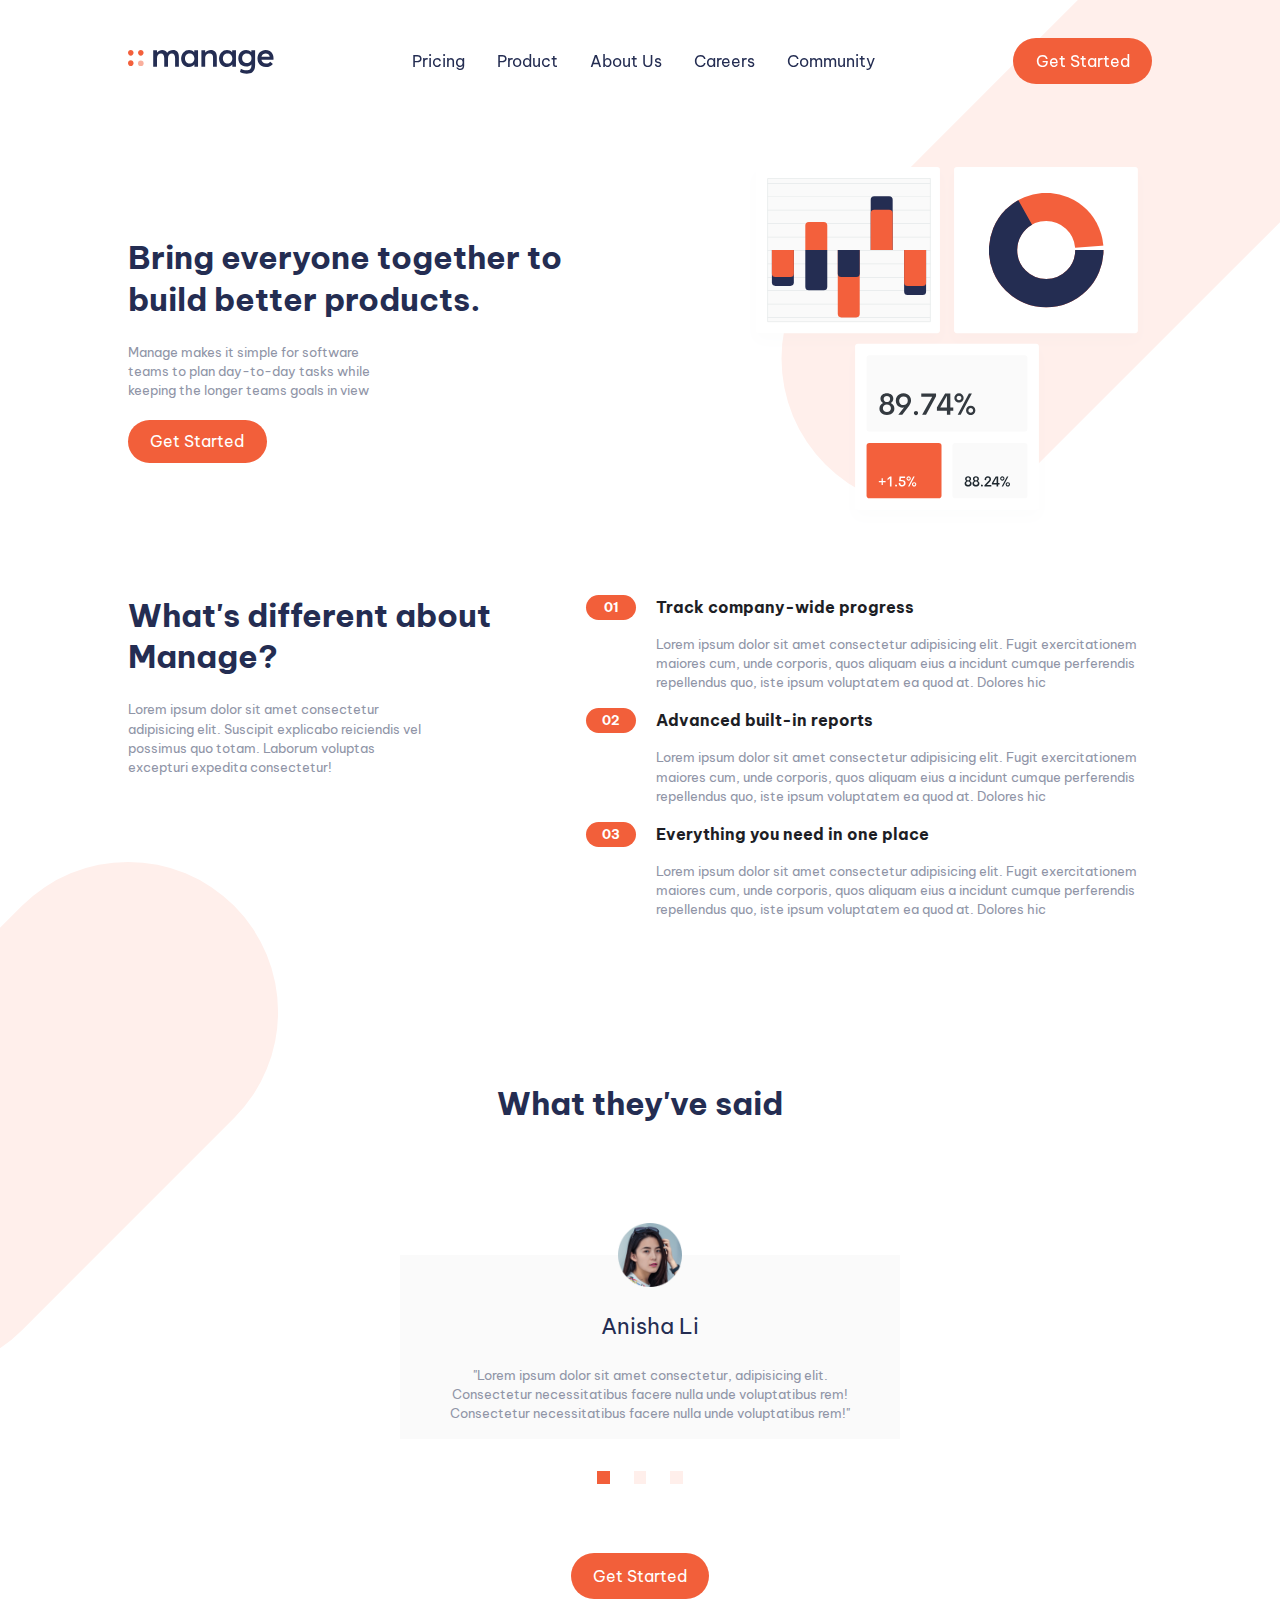
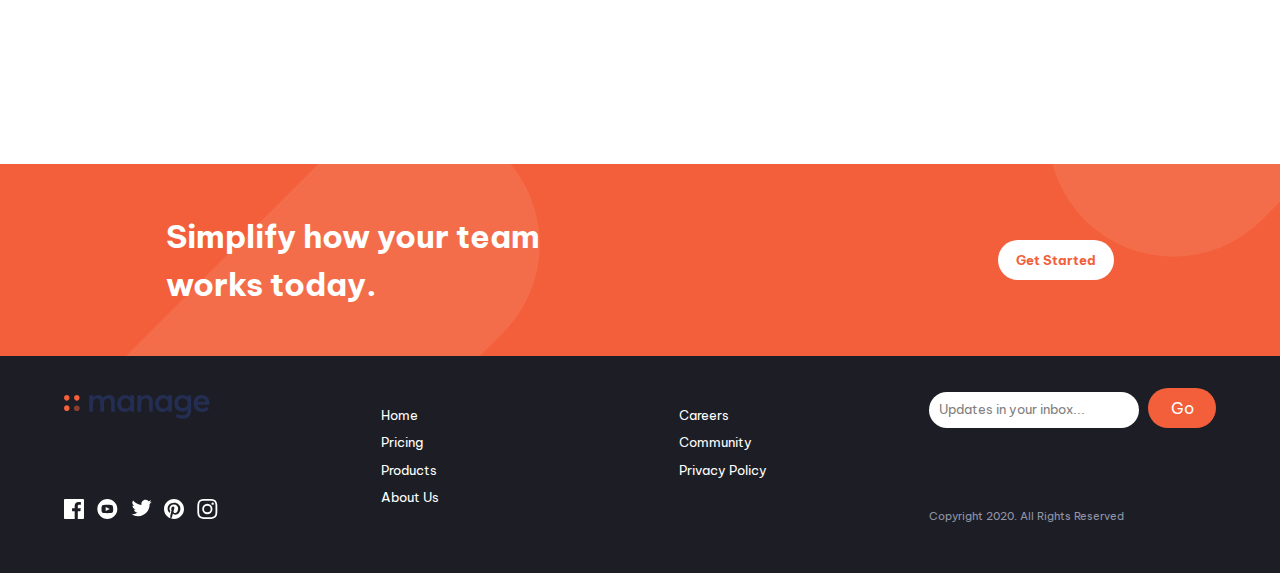
<file: challenge site/index.html>
<!DOCTYPE html>
<html lang="en">
<head>
    <meta charset="UTF-8">
    <meta http-equiv="X-UA-Compatible" content="IE=edge">
    <meta name="viewport" content="width=device-width, initial-scale=1.0">
    <link rel="stylesheet" href="style.css">
    <script src="script.js" defer></script>
    <title>Manage</title>
</head>
<body>
    <header>
        <div class="container row header-cont">
            <a href="#" class="logo"><img src="assets/logo.svg" alt="logo"></a>

                <nav class="primary-nav">
                    <ul class="primary__list">
                        <li class="nav__list"><a href="#" class="nav__link">Pricing</a></li>
                        <li class="nav__list"><a href="#" class="nav__link">Product</a></li>
                        <li class="nav__list"><a href="#" class="nav__link">About Us</a></li>
                        <li class="nav__list"><a href="#" class="nav__link">Careers</a></li>
                        <li class="nav__list left"><a href="#" class="nav__link">Community</a></li>
                    </ul>
    
                    <ul class="second-primary__list">
                        <li class="nav__list right"><a href="#" class="nav__link button">Get Started</a></li>
                    </ul>
                </nav>

                <div class="hamburger">
                    <span class="bar"></span>
                    <span class="bar"></span>
                    <span class="bar"></span>
                </div>
        </div>
    </header>

    <main>
        <section class="intro">
            <div class="container row">
                <div class="first-col">
                    <img src="assets/illustration-intro.svg" alt="intro img" class="intro-img"> 
                </div>
                <div class="second-col">
                    <h1 class="intro__section--h1">Bring everyone together  to build better products.</h1>
                    <p class="intro__section--p">Manage makes it simple for software teams to plan day-to-day tasks while keeping the longer teams goals in view</p>
                    <a href="#" class="button">Get Started</a>
                </div>
            </div>
        </section>

        
            <section class="about">
            <div class="container row">

                <div class="first-col">
                    <h1 class="about__section--h1">What's different about Manage?</h1>
                    <p class="about__section--p">Lorem ipsum dolor sit amet consectetur adipisicing elit. Suscipit explicabo reiciendis vel possimus quo totam. Laborum voluptas excepturi expedita consectetur!</p>
                </div>

                <div class="second-col">
                    <ul class="company__about--list">
                        <li class="about--li about--li-1">Track company-wide progress</li>
                        <p class="about--p">Lorem ipsum dolor sit amet consectetur adipisicing elit. Fugit exercitationem maiores cum, unde corporis, quos aliquam eius a incidunt cumque perferendis repellendus quo, iste ipsum voluptatem ea quod at. Dolores hic</p>

                        <li class="about--li about--li-2">Advanced built-in reports</li>
                        <p class="about--p">Lorem ipsum dolor sit amet consectetur adipisicing elit. Fugit exercitationem maiores cum, unde corporis, quos aliquam eius a incidunt cumque perferendis repellendus quo, iste ipsum voluptatem ea quod at. Dolores hic</p>
                        
                        <li class="about--li about--li-3">Everything you need in one place</li>
                        <p class="about--p">Lorem ipsum dolor sit amet consectetur adipisicing elit. Fugit exercitationem maiores cum, unde corporis, quos aliquam eius a incidunt cumque perferendis repellendus quo, iste ipsum voluptatem ea quod at. Dolores hic</p>
                        
                    </ul>
                </div>
            </div>
        </section>
        
        <section class="testimonials">
            <div class="container">
                <h1 class="said">What they've said</h1>
                
                    
                        <div class="even-columns inner-slider">

                            <div class="first-col col">
                                <img src="assets/avatar-anisha.png" alt="alisha photo" class="testimonials__photo">
        
                                <h1>Anisha Li</h1>
        
                                <p>"Lorem ipsum dolor sit amet consectetur, adipisicing elit. Consectetur necessitatibus facere nulla unde voluptatibus rem! Consectetur necessitatibus facere nulla unde voluptatibus rem!"</p>
                            </div>
        
                            <div class="second-col col ">
                                <img src="assets/avatar-ali.png" alt="alisha photo" class="testimonials__photo">
        
                                <h1>Ali Bravo</h1>
        
                                <p>"W3Schools is optimized for learning and training. Examples might be simplified to improve reading and learning. Tutorials, references, and examples are constantly reviewed to avoid errors,"</p>
                            </div>
        
                            <div class="third-col col">
                                <img src="assets/avatar-richard.png" alt="alisha photo" class="testimonials__photo">
        
                                <h1>Richard Watts</h1>
        
                                <p>"Lorem ipsum dolor sit amet consectetur, adipisicing elit. Consectetur necessitatibus facere nulla unde voluptatibus rem! Consectetur necessitatibus facere nulla unde voluptatibus rem!"</p>
                            </div>
    
    
                       </div>
                    

                    <div class="indicator">
                        <div class="bar bar1" id="dots"></div>
                        <div class="bar bar2" id="dots"></div>
                        <div class="bar bar3" id="dots"></div>
                    </div>

                <div class="button-div">
                    <a href="#" class="button">Get Started</a>
                </div>

            </div>
        </section>


        <section class="easy">
            <div class="container">
                <h1 class="easy__h1">Simplify how your team <br> works today.</h1>

                <a href="#" class="button">Get Started</a>
            </div>
        </section>
    </main>

    <footer>
        <div class="container row">

            <div class="first-col">
                <a href="#" class="logo"><img src="assets/logo.svg" alt="logo"></a>

                <div class="social">
                    <a href="#"><img src="assets/icon-facebook.svg" alt="facebook" class="facebook"></a>
                    <a href="#"><img src="assets/icon-youtube.svg" alt="youtube" class="youtube"></a>
                    <a href="#"><img src="assets/icon-twitter.svg" alt="twitter" class="twitter"></a>
                    <a href="#"><img src="assets/icon-pinterest.svg" alt="pinterest" class="pinterest"></a>
                    <a href="#"><img src="assets/icon-instagram.svg" alt="instagram" class="instagram"></a>  
                </div>
            </div>

            <div class="second-col">
                <nav class="footer-nav">
                    <ul class="footer__list">
                        <li class="footer__item"><a href="#" class="footer__link">Home</a></li>
                        <li class="footer__item"><a href="#" class="footer__link">Pricing</a></li>
                        <li class="footer__item"><a href="#" class="footer__link">Products</a></li>
                        <li class="footer__item"><a href="#" class="footer__link">About Us</a></li>
                    </ul>

                    <ul class="footer__list">
                        <li class="footer__item"><a href="#" class="footer__link">Careers</a></li>
                        <li class="footer__item"><a href="#" class="footer__link">Community</a></li>
                        <li class="footer__item"><a href="#" class="footer__link">Privacy Policy</a></li>
                    </ul>
                </nav>
            </div>

            <div class="third-col">
                <form>
                    <input type="text" class="text_mail" placeholder="Updates in your inbox...">
                    <button class="button">Go</button>
                </form>

                <p class="copy">Copyright 2020. All Rights Reserved</p>
            </div>

        </div>

        <p class="copy1">Copyright 2020. All Rights Reserved</p>
    </footer>

</body>
</html>
</file>
<file: challenge site/style.css>
/* Box sizing rules */
@import url("https://fonts.googleapis.com/css2?family=Be+Vietnam+Pro:wght@400;500;700&display=swap");
*,
*::before,
*::after {
  -webkit-box-sizing: border-box;
          box-sizing: border-box;
  outline: none;
}

/* Remove default margin */
* {
  margin: 0;
  padding: 0;
  text-decoration: none;
  list-style: none;
}

/* Remove list styles on ul, ol elements with a list role, which suggests default styling will be removed */
ul[role='list'],
ol[role='list'] {
  list-style: none;
}

/* Set core root defaults */
html:focus-within {
  scroll-behavior: smooth;
}

/* Set core body defaults */
body {
  min-height: 100vh;
  text-rendering: optimizeSpeed;
  line-height: 1.5;
  font-family: "Be Vietnam Pro", sans-serif;
}

/* A elements that don't have a class get default styles */
a:not([class]) {
  text-decoration-skip-ink: auto;
}

/* Make images easier to work with */
img,
picture {
  max-width: 100%;
  display: block;
}

/* Inherit fonts for inputs and buttons */
input,
button,
textarea,
select {
  font: inherit;
  outline: none;
}

/* Remove all animations, transitions and smooth scroll for people that prefer not to see them */
@media (prefers-reduced-motion: reduce) {
  html:focus-within {
    scroll-behavior: auto;
  }
  *,
  *::before,
  *::after {
    -webkit-animation-duration: 0.01ms !important;
            animation-duration: 0.01ms !important;
    -webkit-animation-iteration-count: 1 !important;
            animation-iteration-count: 1 !important;
    -webkit-transition-duration: 0.01ms !important;
            transition-duration: 0.01ms !important;
    scroll-behavior: auto !important;
  }
}

.container {
  width: 80%;
  max-width: 1440px;
}

.row {
  display: -webkit-box;
  display: -ms-flexbox;
  display: flex;
  -webkit-box-align: center;
      -ms-flex-align: center;
          align-items: center;
}

.header-cont {
  padding: 3em 0;
  position: fixed;
  left: 50%;
  -webkit-transform: translateX(-50%);
          transform: translateX(-50%);
  z-index: 1000;
  -webkit-transition: background-color .1s;
  transition: background-color .1s;
}

.header-cont li {
  list-style: none;
}

.header-cont .primary__list {
  display: -webkit-box;
  display: -ms-flexbox;
  display: flex;
  gap: 2em;
  margin: 0 auto;
}

.header-cont .nav__link {
  color: #242d52;
  -webkit-transition: all .2s;
  transition: all .2s;
}

.header-cont .nav__link:hover {
  color: #9095a7;
}

.header-cont .button {
  color: white;
  background-color: #f25f3a;
  padding: .8em 1.4em;
  border-radius: 1000vmax;
}

.header-cont .button:hover {
  opacity: .8;
  color: white;
  -webkit-box-shadow: 0 2px 7px #f25f3a;
          box-shadow: 0 2px 7px #f25f3a;
}

.header-cont .primary-nav {
  display: -webkit-box;
  display: -ms-flexbox;
  display: flex;
  -webkit-box-flex: 1;
      -ms-flex-positive: 1;
          flex-grow: 1;
  -webkit-box-pack: justify;
      -ms-flex-pack: justify;
          justify-content: space-between;
}

.header-cont .hamburger {
  display: none;
  cursor: pointer;
}

.header-cont .bar {
  display: block;
  width: 23px;
  height: 3px;
  background-color: black;
  margin: 3px auto;
  -webkit-transition: all .3s ease-in-out;
  transition: all .3s ease-in-out;
  border-radius: 10px;
}

.header-cont .hamburger.active .bar:nth-child(2) {
  opacity: 0;
}

.header-cont .hamburger.active .bar:nth-child(1) {
  -webkit-transform: translateY(8px) rotate(45deg);
          transform: translateY(8px) rotate(45deg);
}

.header-cont .hamburger.active .bar:nth-child(3) {
  -webkit-transform: translateY(-4px) rotate(-45deg);
          transform: translateY(-4px) rotate(-45deg);
}

.header-cont .logo {
  padding-top: .1em;
}

.header-cont.fixed {
  background-color: white;
  width: 100%;
  padding: 3em 8.5em;
}

@media screen and (max-width: 950px) {
  .header-cont.fixed {
    background-color: white;
    width: 100%;
    padding: 3em !important;
  }
  .hamburger {
    display: block !important;
  }
  .primary__list {
    -webkit-box-orient: vertical;
    -webkit-box-direction: normal;
        -ms-flex-direction: column;
            flex-direction: column;
    position: fixed;
    background-color: white;
    padding: 2em 0;
    min-width: 25rem;
    border-radius: 5px;
    top: -1000%;
    -webkit-box-align: center;
        -ms-flex-align: center;
            align-items: center;
    -webkit-transition: all .3s;
    transition: all .3s;
    left: 50%;
    -webkit-transform: translateX(-50%);
            transform: translateX(-50%);
  }
  .primary__list.active {
    top: 100%;
  }
  .second-primary__list {
    display: none;
  }
  .second-primary__list li {
    display: none;
  }
  .row {
    -webkit-box-pack: justify;
        -ms-flex-pack: justify;
            justify-content: space-between;
  }
}

@media screen and (max-width: 550px) {
  .primary__list {
    min-width: 90%;
  }
}

main {
  padding-top: 10em;
  overflow: hidden;
  padding-bottom: 6em;
}

main .intro {
  width: 80%;
  max-width: 1440px;
  margin: 0 auto;
  position: relative;
}

main .intro .row {
  -webkit-box-orient: horizontal;
  -webkit-box-direction: reverse;
      -ms-flex-direction: row-reverse;
          flex-direction: row-reverse;
  -webkit-box-pack: justify;
      -ms-flex-pack: justify;
          justify-content: space-between;
  width: 100%;
}

main .intro .first-col {
  width: 40%;
  position: relative;
}

main .intro .first-col::before {
  content: '';
  width: 300px;
  height: 1000px;
  background: #ffefeb;
  left: 70%;
  bottom: -80px;
  position: absolute;
  border-radius: 1000vmax;
  z-index: -1;
  -webkit-transform: rotate(45deg);
          transform: rotate(45deg);
}

main .intro .second-col {
  width: 50%;
}

main .intro .second-col .intro__section--h1 {
  color: #242d52;
  font-size: calc(2vw + .4rem);
  margin-bottom: .7em;
  line-height: 1.3;
}

main .intro .second-col .intro__section--p {
  color: #9095a7;
  margin-bottom: 2.3em;
  font-size: .8rem;
  width: 50%;
}

main .intro .second-col .button {
  color: white;
  background-color: #f25f3a;
  padding: .7em 1.4em;
  border-radius: 1000vmax;
  -webkit-transition: all .2s;
  transition: all .2s;
}

main .intro .second-col .button:hover {
  opacity: .8;
  color: white;
  -webkit-box-shadow: 0 2px 7px #f25f3a;
          box-shadow: 0 2px 7px #f25f3a;
}

main .about {
  width: 80%;
  max-width: 1440px;
  margin: 4em auto;
}

main .about .row {
  -ms-flex-pack: distribute !important;
      justify-content: space-around !important;
  width: 100%;
  gap: 2em;
}

main .about .first-col {
  -ms-flex-item-align: start;
      align-self: flex-start;
  width: 90%;
}

main .about .first-col .about__section--h1 {
  color: #242d52;
  font-size: calc(2vw + .4rem);
  margin-bottom: .7em;
  line-height: 1.3;
}

main .about .first-col .about__section--p {
  font-size: .8rem;
  color: #9095a7;
  width: 60%;
}

main .about .second-col {
  width: 90%;
}

main .about .second-col .company__about--list .about--li {
  color: #1d1e25;
  margin-bottom: 1em;
  position: relative;
  font-weight: bold;
}

main .about .second-col .company__about--list .about--p {
  font-size: .8rem;
  color: #9095a7;
}

main .about .second-col .company__about--list .about--li-1::before {
  background-color: #f25f3a;
  padding: .5em;
  border-radius: 1000vmax;
  content: '01';
  left: -70px;
  top: 0;
  position: absolute;
  width: 50px;
  height: 25px;
  color: white;
  display: -webkit-box;
  display: -ms-flexbox;
  display: flex;
  -webkit-box-pack: center;
      -ms-flex-pack: center;
          justify-content: center;
  -webkit-box-align: center;
      -ms-flex-align: center;
          align-items: center;
  font-size: .8rem;
}

main .about .second-col .company__about--list .about--li-2::before {
  background-color: #f25f3a;
  padding: .5em;
  border-radius: 1000vmax;
  content: '02';
  left: -70px;
  top: 0;
  position: absolute;
  width: 50px;
  height: 25px;
  font-size: .8rem;
  color: white;
  display: -webkit-box;
  display: -ms-flexbox;
  display: flex;
  -webkit-box-pack: center;
      -ms-flex-pack: center;
          justify-content: center;
  -webkit-box-align: center;
      -ms-flex-align: center;
          align-items: center;
}

main .about .second-col .company__about--list .about--li-3::before {
  background-color: #f25f3a;
  padding: .5em;
  border-radius: 1000vmax;
  content: '03';
  left: -70px;
  top: 0;
  position: absolute;
  font-size: .8rem;
  width: 50px;
  height: 25px;
  color: white;
  display: -webkit-box;
  display: -ms-flexbox;
  display: flex;
  -webkit-box-pack: center;
      -ms-flex-pack: center;
          justify-content: center;
  -webkit-box-align: center;
      -ms-flex-align: center;
          align-items: center;
}

main .about .second-col .company__about--list .about--li-2 {
  margin-top: 1em;
}

main .about .second-col .company__about--list .about--li-3 {
  margin-top: 1em;
}

main .testimonials {
  position: relative;
}

main .testimonials .said {
  color: #242d52;
  font-size: calc(2vw + .4rem);
  margin-bottom: 2.5em;
  margin-top: 3em;
  margin-bottom: 3em;
  text-align: center;
}

main .testimonials .button-div {
  text-align: center;
  width: 100% !important;
  margin-top: 5em;
}

main .testimonials .button-div .button {
  color: white;
  background-color: #f25f3a;
  padding: .8em 1.4em;
  border-radius: 1000vmax;
  margin: 0 auto;
  -webkit-transition: all .2s;
  transition: all .2s;
}

main .testimonials .button-div .button:hover {
  opacity: .8;
  color: white;
  -webkit-box-shadow: 0 2px 7px #f25f3a;
          box-shadow: 0 2px 7px #f25f3a;
}

main .testimonials .container {
  margin-left: 50%;
  -webkit-transform: translateX(-50%);
          transform: translateX(-50%);
  width: 800px;
  overflow: hidden;
  padding-bottom: 1em;
}

main .testimonials .container .even-columns {
  display: -webkit-box;
  display: -ms-flexbox;
  display: flex;
  text-align: center;
  gap: 2em;
  width: 3000px;
  margin-left: 20%;
  overflow: hidden;
  position: relative;
  -webkit-transition: all .3s;
  transition: all .3s;
}

main .testimonials .container .even-columns .testimonials__photo {
  width: 4em;
  margin: -2em auto 0 auto;
}

main .testimonials .container .even-columns .col {
  background-color: #fafafa;
  width: 500px;
  padding: 0 2em 1em 2em;
  -webkit-transition: all .3s;
  transition: all .3s;
}

main .testimonials .container .even-columns .col h1 {
  color: #242d52;
  font-size: calc(2vw - .2rem);
  margin: 1em 0;
  font-weight: 400;
}

main .testimonials .container .even-columns .col p {
  color: #9095a7;
  font-size: .8rem;
}

main .inner-slider {
  padding-top: 2em;
}

main .indicator {
  display: -webkit-box;
  display: -ms-flexbox;
  display: flex;
  gap: 1.5em;
  -webkit-box-pack: center;
      -ms-flex-pack: center;
          justify-content: center;
  margin-top: 2em;
}

main .indicator .bar {
  width: .8rem;
  height: .8rem;
  background-color: #ffefeb;
  cursor: pointer;
}

main .indicator .active {
  background-color: #f25f3a;
}

main .bar1.bg {
  background-color: #f25f3a;
}

main .bar2.bg {
  background-color: #f25f3a;
}

main .bar3.bg {
  background-color: #f25f3a;
}

main .easy {
  margin-top: 10em;
  background-color: #f25f3a;
  padding: 3em;
  position: relative;
  overflow: hidden;
}

main .easy .easy__h1::before {
  content: '';
  width: 250px;
  height: 600px;
  background: #ffa58f;
  left: 0;
  top: -150%;
  position: absolute;
  border-radius: 1000vmax;
  -webkit-transform: rotate(45deg);
          transform: rotate(45deg);
  z-index: -1;
  opacity: .2;
}

main .easy .button::before {
  content: '';
  width: 250px;
  height: 600px;
  background: #ffa58f;
  left: 150%;
  bottom: -70%;
  position: absolute;
  border-radius: 1000vmax;
  -webkit-transform: rotate(45deg);
          transform: rotate(45deg);
  z-index: -1;
  opacity: .2;
  pointer-events: none;
}

main .easy .container {
  display: -webkit-box;
  display: -ms-flexbox;
  display: flex;
  -webkit-box-pack: justify;
      -ms-flex-pack: justify;
          justify-content: space-between;
  -webkit-box-align: center;
      -ms-flex-align: center;
          align-items: center;
  margin: 0 auto;
  position: relative;
}

main .easy .container .easy__h1 {
  color: white;
  position: relative;
  z-index: 2;
}

main .easy .container .button {
  color: #f25f3a;
  background-color: white;
  padding: .8em 1.4em;
  border-radius: 1000vmax;
  -webkit-transition: all .3s;
  transition: all .3s;
  font-weight: bold;
  font-size: .8rem;
  position: relative;
  z-index: 2;
}

main .easy .container .button:hover {
  opacity: .8;
  -webkit-box-shadow: 0 2px 7px #f25f3a;
          box-shadow: 0 2px 7px #f25f3a;
}

@media screen and (max-width: 970px) {
  .nav__link {
    font-size: .9rem;
  }
  .intro__section--p {
    width: 70% !important;
  }
}

@media screen and (max-width: 850px) {
  .about .row {
    -webkit-box-orient: vertical;
    -webkit-box-direction: normal;
        -ms-flex-direction: column;
            flex-direction: column;
    text-align: center;
  }
  .about .row .about__section--p {
    width: 90% !important;
    margin: 0 auto 2em auto;
  }
  .about .row .about__section--h1 {
    font-size: calc(2vw + .8rem) !important;
    margin-top: 2em;
  }
  .about .row .first-col {
    -ms-flex-item-align: center;
        -ms-grid-row-align: center;
        align-self: center;
  }
  .about .row .about--li-1::before {
    left: -5% !important;
  }
  .about .row .about--li-2::before {
    left: -5% !important;
  }
  .about .row .about--li-3::before {
    left: -5% !important;
  }
  .about .row .about--li {
    background-color: #ffefeb;
    width: -webkit-max-content;
    width: -moz-max-content;
    width: max-content;
    margin: 0 auto;
    padding-right: 6em;
    padding-left: 2em;
    border-radius: 1000vmax;
  }
  .about .row .about--li-2 {
    padding-right: 8.5em;
  }
  .about .row .about--li-3 {
    padding-right: 5.3em;
  }
  .testimonials .even-columns {
    width: 200% !important;
  }
  .testimonials .even-columns h1 {
    font-size: calc(2vw + .2rem) !important;
  }
}

@media screen and (max-width: 670px) {
  main .row {
    -webkit-box-orient: vertical !important;
    -webkit-box-direction: normal !important;
        -ms-flex-direction: column !important;
            flex-direction: column !important;
    gap: 3em;
    text-align: center;
  }
  main .row .intro__section--p {
    width: 100% !important;
  }
  main .row .intro__section--h1 {
    font-size: calc(2vw + .7rem) !important;
  }
  main .row .first-col {
    width: 60%;
  }
  main .row .second-col {
    width: 70% !important;
  }
  .testimonials .said {
    color: #242d52;
    font-size: calc(2vw + .8rem) !important;
  }
  .testimonials .even-columns {
    width: 250% !important;
  }
  .testimonials .even-columns h1 {
    font-size: calc(2vw + .2rem) !important;
  }
}

@media screen and (max-width: 640px) {
  .easy .container {
    -webkit-box-orient: vertical;
    -webkit-box-direction: normal;
        -ms-flex-direction: column;
            flex-direction: column;
    gap: 2em;
    text-align: center;
  }
}

@media screen and (max-width: 600px) {
  .testimonials .container {
    width: 500px !important;
  }
  .testimonials .container .col {
    width: 300px !important;
  }
}

@media screen and (max-width: 430px) {
  .about--li {
    font-size: calc(2vw + .5rem) !important;
  }
  .about .second-col .about--li-1::before {
    left: -10% !important;
  }
  .about .second-col .about--li-2::before {
    left: -10% !important;
  }
  .about .second-col .about--li-3::before {
    left: -10% !important;
  }
  main .row .intro__section--h1 {
    font-size: calc(2vw + .9rem) !important;
  }
  main .row .first-col {
    width: 90%;
  }
  main .row .second-col {
    width: 80% !important;
  }
  .testimonials .even-columns {
    width: 320% !important;
  }
  .testimonials .even-columns h1 {
    font-size: calc(2vw + .5rem) !important;
  }
}

@media screen and (max-width: 330px) {
  .about--li {
    font-size: calc(2vw + .4rem) !important;
  }
  .easy .container .easy__h1 {
    font-size: 1.3rem;
  }
  .testimonials .container {
    width: 500px !important;
  }
  .testimonials .container .col p {
    font-size: calc(2vw + .4rem) !important;
  }
}

@media screen and (max-width: 344px) {
  .about--li-3 {
    font-size: calc(2vw + .4rem) !important;
  }
}

footer {
  background-color: #1d1e25;
  padding: 2em 4em 3em 4em;
  margin-top: -6em;
}

footer .container {
  -webkit-box-pack: justify;
      -ms-flex-pack: justify;
          justify-content: space-between;
  margin: 0 auto;
  width: 100%;
  -webkit-box-align: center;
      -ms-flex-align: center;
          align-items: center;
}

footer .container .first-col .social {
  display: -webkit-box;
  display: -ms-flexbox;
  display: flex;
  margin-top: 5em;
  gap: .8em;
}

footer .container .second-col .footer-nav {
  display: -webkit-box;
  display: -ms-flexbox;
  display: flex;
  -webkit-box-pack: justify;
      -ms-flex-pack: justify;
          justify-content: space-between;
  gap: 15em;
}

footer .container .second-col .footer-nav .footer__item {
  margin-bottom: .2em;
}

footer .container .second-col .footer-nav .footer__link {
  color: white;
  font-size: .8rem;
}

footer .container .third-col form {
  margin-bottom: 5em;
}

footer .container .third-col form .text_mail {
  border-radius: 1000vmax;
  padding: .5em .7em;
  border: none;
  font-size: .9rem;
  font-weight: 400;
  color: #f25f3a;
}

footer .container .third-col form .text_mail::-webkit-input-placeholder {
  font-size: .8rem;
  color: gray;
}

footer .container .third-col form .text_mail:-ms-input-placeholder {
  font-size: .8rem;
  color: gray;
}

footer .container .third-col form .text_mail::-ms-input-placeholder {
  font-size: .8rem;
  color: gray;
}

footer .container .third-col form .text_mail::placeholder {
  font-size: .8rem;
  color: gray;
}

footer .container .third-col form .button {
  color: white;
  background-color: #f25f3a;
  padding: .5em 1.4em;
  border-radius: 1000vmax;
  -webkit-transition: all .2s;
  transition: all .2s;
  border: none;
  cursor: pointer;
  margin-left: .3em;
}

footer .container .third-col form .button:hover {
  -webkit-box-shadow: 0 2px 7px #f25f3a;
          box-shadow: 0 2px 7px #f25f3a;
}

footer .container .third-col .copy {
  color: #9095a7;
  font-size: .7rem;
}

footer .copy1 {
  display: none;
  color: #9095a7;
  font-size: .7rem;
}

@media screen and (max-width: 1050px) {
  footer .container .second-col .footer-nav {
    gap: 8em;
  }
}

@media screen and (max-width: 900px) {
  footer .container .second-col .footer-nav {
    gap: .0;
    -webkit-box-orient: vertical;
    -webkit-box-direction: normal;
        -ms-flex-direction: column;
            flex-direction: column;
  }
}

@media screen and (max-width: 760px) {
  footer .container {
    -webkit-box-orient: vertical;
    -webkit-box-direction: reverse;
        -ms-flex-direction: column-reverse;
            flex-direction: column-reverse;
    -webkit-box-pack: center;
        -ms-flex-pack: center;
            justify-content: center;
  }
  footer .container .first-col {
    margin-top: 3em;
    display: -webkit-box;
    display: -ms-flexbox;
    display: flex;
    -webkit-box-orient: vertical;
    -webkit-box-direction: reverse;
        -ms-flex-direction: column-reverse;
            flex-direction: column-reverse;
  }
  footer .container .first-col .logo {
    margin: 3em auto 2em auto;
  }
  footer .container .first-col .social {
    display: -webkit-box;
    display: -ms-flexbox;
    display: flex;
    margin-top: 1em;
    gap: 2em;
  }
  footer .container .second-col .footer-nav {
    gap: 5em;
    -webkit-box-orient: horizontal;
    -webkit-box-direction: normal;
        -ms-flex-direction: row;
            flex-direction: row;
  }
  footer .container form {
    margin-bottom: 2em !important;
  }
  footer .container .copy {
    display: none;
  }
  footer .copy1 {
    display: initial !important;
    color: #9095a7;
    font-size: .7rem;
    left: 50%;
    -webkit-transform: translateX(-50%);
            transform: translateX(-50%);
    position: absolute;
  }
}

@media screen and (max-width: 420px) {
  footer {
    padding: 2em 1em 3em 1em;
  }
}

@media screen and (max-width: 315px) {
  footer {
    padding: 2em 0 3em 0;
  }
  footer .social {
    gap: 1rem !important;
    margin: 0 auto;
  }
  footer .third-col form .text_mail {
    padding: .5em 1em;
    font-size: calc(2vw + .5rem) !important;
  }
  footer .third-col form .button {
    font-size: calc(2vw + .5rem) !important;
    padding: .5em 1em;
  }
}

@media screen and (max-width: 1000px) {
  .first-col::before {
    content: '';
    width: 250px !important;
    left: 90% !important;
  }
}

@media screen and (max-width: 690px) {
  .first-col::before {
    content: '';
    width: 250px !important;
    left: 120% !important;
  }
}

@media screen and (min-width: 1100px) {
  .testimonials::before {
    content: '';
    width: 300px;
    height: 600px;
    background: #ffefeb;
    left: -10%;
    bottom: 30%;
    position: absolute;
    border-radius: 1000vmax;
    z-index: -1;
    -webkit-transform: rotate(45deg);
            transform: rotate(45deg);
  }
}

@media screen and (max-width: 1099px) {
  .testimonials::before {
    content: '';
    width: 300px;
    height: 600px;
    background: #ffefeb;
    left: -15%;
    bottom: 30%;
    position: absolute;
    border-radius: 1000vmax;
    z-index: -1;
    -webkit-transform: rotate(45deg);
            transform: rotate(45deg);
  }
}

@media screen and (max-width: 880px) {
  .testimonials::before {
    content: '';
    width: 250px;
    height: 600px;
    background: #ffefeb;
    left: -20%;
    bottom: 20% !important;
    position: absolute;
    border-radius: 1000vmax;
    z-index: -1;
    -webkit-transform: rotate(45deg);
            transform: rotate(45deg);
  }
  .easy .button::before {
    display: none;
  }
  .easy .easy__h1::before {
    content: '';
    width: 250px;
    height: 600px;
    background: #ffa58f;
    left: -80% !important;
    top: -150%;
    position: absolute;
    border-radius: 1000vmax;
    -webkit-transform: rotate(45deg);
            transform: rotate(45deg);
    z-index: -1;
    opacity: .2;
  }
}

@media screen and (max-width: 670px) {
  .testimonials::before {
    display: none;
  }
  .intro::before {
    content: '';
    width: 200px;
    height: 600px;
    background: #ffefeb;
    right: -50%;
    bottom: -30%;
    position: absolute;
    border-radius: 1000vmax;
    z-index: -1;
    -webkit-transform: rotate(45deg);
            transform: rotate(45deg);
  }
}
/*# sourceMappingURL=style.css.map */
</file>
